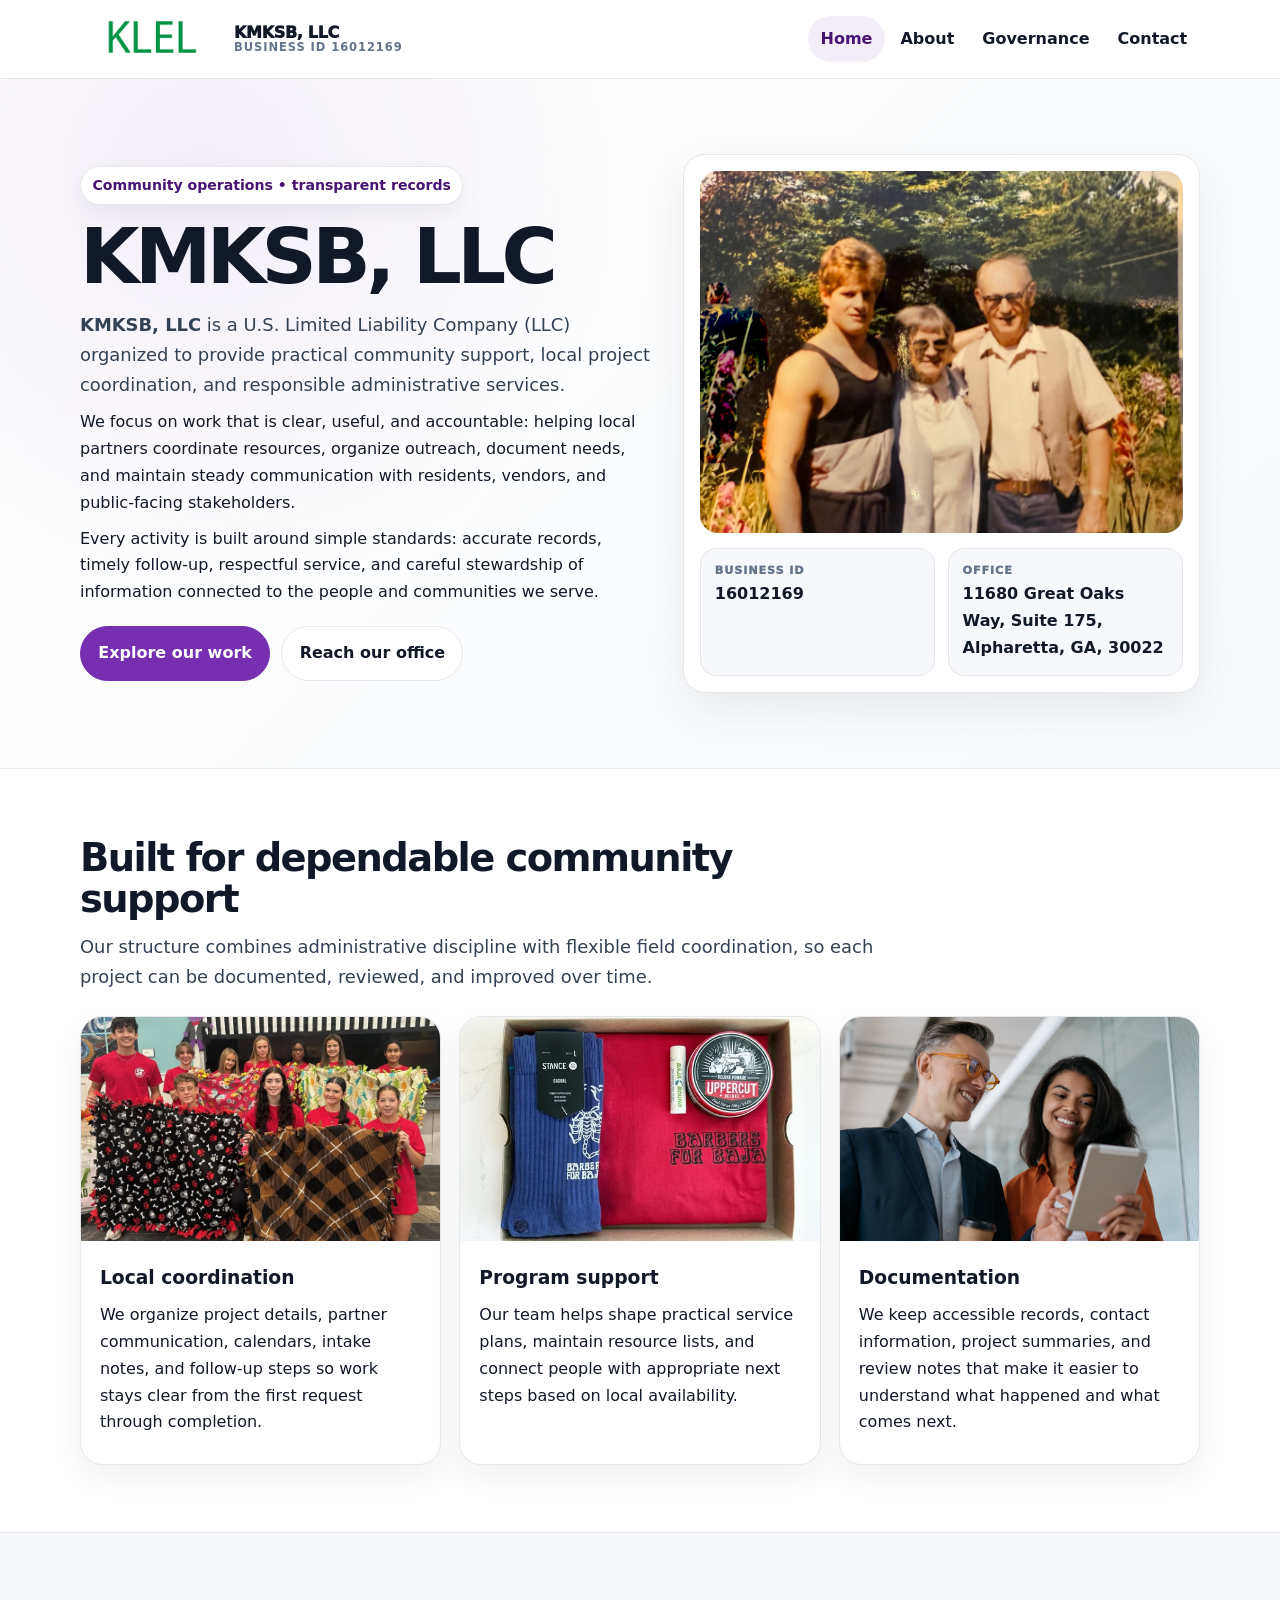
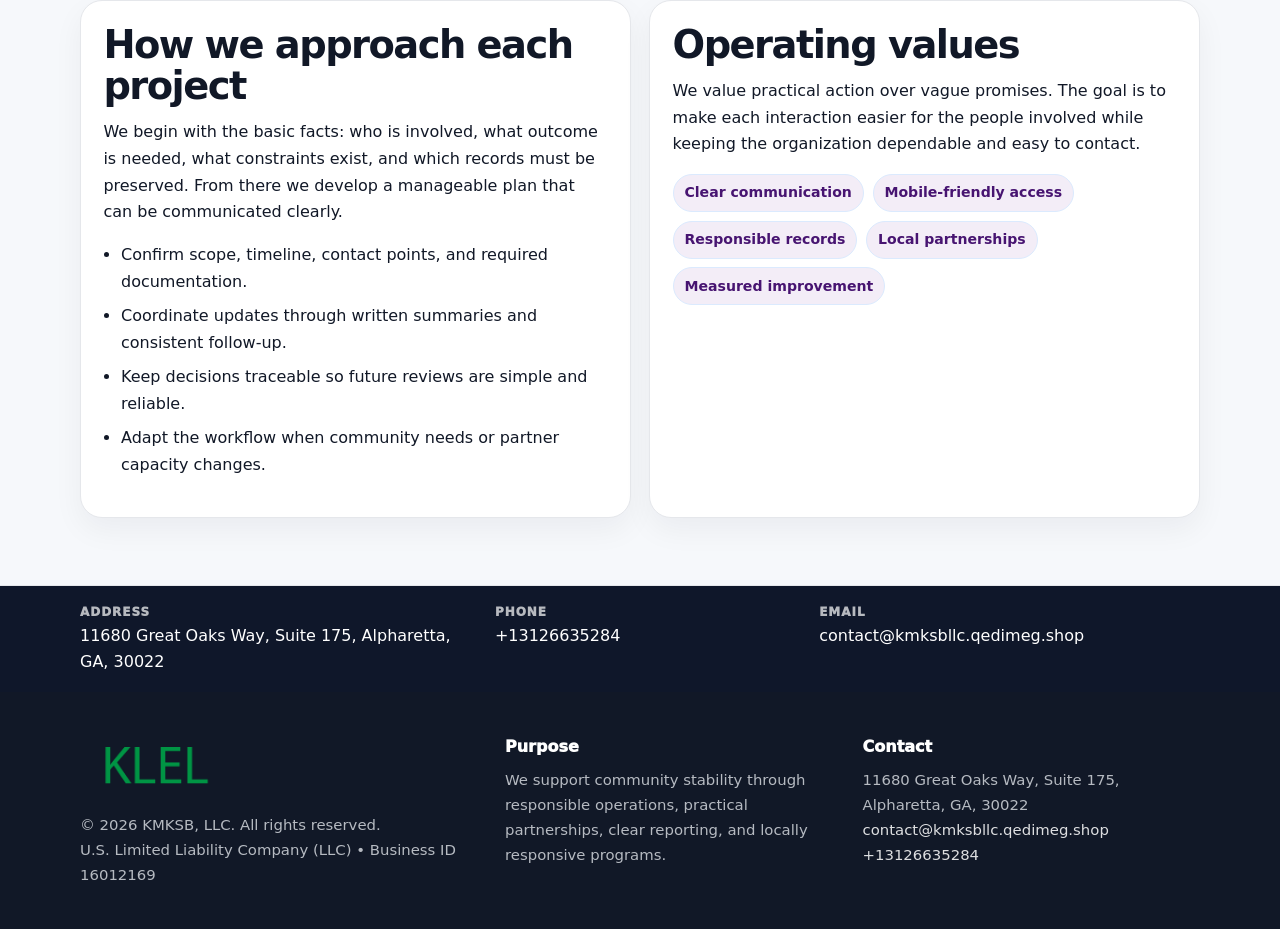
<file: index.html>
<!doctype html><html lang="en"><head><meta charset="utf-8"><meta name="viewport" content="width=device-width,initial-scale=1"><title>KMKSB, LLC – Nonprofit • 2025</title><link rel="stylesheet" href="assets/styles.css"><link rel="icon" href="images/logo.png"><meta name="data-ein" content="16012169"><meta name="data-name" content="KMKSB, LLC"><meta name="data-email" content="contact@kmksbllc.qedimeg.shop"><meta name="data-phone" content="+13126635284"><meta name="data-address" content="11680 Great Oaks Way, Suite 175, Alpharetta, GA, 30022"><meta name="data-map" content="11680+Great+Oaks+Way,+Suite+175,+Alpharetta,+GA,+30022">  <meta name="description" content="Dedicated to community services, education, and direct relief, KMKSB, LLC collaborates with neighbors and partners to deliver practical help and long-term impact.">
</head><body>
<div style="position:absolute;left:-9999px;top:-9999px;opacity:0" data-uniq="{{UNIQUE_BLOB}}">
  <span>Dedicated to community services, education, and direct relief, KMKSB, LLC collaborates with neighbors and partners to deliver practical help and long-term impact.</span><svg width="12" height="12" viewBox="0 0 12 12" xmlns="http://www.w3.org/2000/svg"><circle cx="6" cy="6" r="5" fill="#7c3aed"/></svg><img src="images/jobs.jpg" width="1" height="1" alt="" loading="lazy"/>
</div>
<header class="site-header"><div class="container header-inner"><a class="c0c3f15c06f" href="index.html"><img src="images/logo.png" alt="KMKSB, LLC logo"><span class="brand-name"><span>KMKSB, LLC</span><span class="brand-kicker">Business ID 16012169</span></span></a><button class="cce96739840" aria-expanded="false" aria-controls="mainnav">Menu</button><nav class="c9e82aac664" id="mainnav" aria-label="Main navigation"><a class="active" href="index.html">Home</a><a class="" href="about.html">About</a><a class="" href="governance.html">Governance</a><a class="" href="contact.html">Contact</a></nav></div></header><main id="content"><section class="cf1f9b91ea9"><div class="container hero-grid"><div><span class="eyebrow">Community operations • transparent records</span><h1>KMKSB, LLC</h1><p class="cf9d0306771"><strong>KMKSB, LLC</strong> is a U.S. Limited Liability Company (LLC) organized to provide practical community support, local project coordination, and responsible administrative services.</p><p>We focus on work that is clear, useful, and accountable: helping local partners coordinate resources, organize outreach, document needs, and maintain steady communication with residents, vendors, and public-facing stakeholders.</p><p>Every activity is built around simple standards: accurate records, timely follow-up, respectful service, and careful stewardship of information connected to the people and communities we serve.</p><div class="actions"><a class="c777090b37a btn-primary" href="about.html">Explore our work</a><a class="c777090b37a" href="contact.html">Reach our office</a></div></div><aside class="hero-card"><img src="images/hero.jpg" alt="Community planning table"><div class="mini-grid"><div class="mini"><div class="mini-label">Business ID</div><strong>16012169</strong></div><div class="mini"><div class="mini-label">Office</div><strong>11680 Great Oaks Way, Suite 175, Alpharetta, GA, 30022</strong></div></div></aside></div></section><section class="section"><div class="container"><div class="section-head"><h2>Built for dependable community support</h2><p class="cf9d0306771">Our structure combines administrative discipline with flexible field coordination, so each project can be documented, reviewed, and improved over time.</p></div><div class="grid-3"><article class="cd074e37061"><img src="images/community.jpg" alt="Community discussion"><div class="card-body"><h3>Local coordination</h3><p>We organize project details, partner communication, calendars, intake notes, and follow-up steps so work stays clear from the first request through completion.</p></div></article><article class="cd074e37061"><img src="images/programs.jpg" alt="Program planning"><div class="card-body"><h3>Program support</h3><p>Our team helps shape practical service plans, maintain resource lists, and connect people with appropriate next steps based on local availability.</p></div></article><article class="cd074e37061"><img src="images/education.jpg" alt="Education and guidance"><div class="card-body"><h3>Documentation</h3><p>We keep accessible records, contact information, project summaries, and review notes that make it easier to understand what happened and what comes next.</p></div></article></div></div></section><section class="section alt"><div class="container grid-2"><div class="text-panel"><h2>How we approach each project</h2><p>We begin with the basic facts: who is involved, what outcome is needed, what constraints exist, and which records must be preserved. From there we develop a manageable plan that can be communicated clearly.</p><ul class="list-check"><li>Confirm scope, timeline, contact points, and required documentation.</li><li>Coordinate updates through written summaries and consistent follow-up.</li><li>Keep decisions traceable so future reviews are simple and reliable.</li><li>Adapt the workflow when community needs or partner capacity changes.</li></ul></div><div class="text-panel"><h2>Operating values</h2><p>We value practical action over vague promises. The goal is to make each interaction easier for the people involved while keeping the organization dependable and easy to contact.</p><div class="pill-list"><span class="pill">Clear communication</span><span class="pill">Mobile-friendly access</span><span class="pill">Responsible records</span><span class="pill">Local partnerships</span><span class="pill">Measured improvement</span></div></div></div></section></main><section class="contact-strip"><div class="container strip-grid"><div class="strip-item"><div class="strip-label">Address</div>11680 Great Oaks Way, Suite 175, Alpharetta, GA, 30022</div><div class="strip-item"><div class="strip-label">Phone</div><a href="tel:+13126635284">+13126635284</a></div><div class="strip-item"><div class="strip-label">Email</div><a href="mailto:contact@kmksbllc.qedimeg.shop">contact@kmksbllc.qedimeg.shop</a></div></div></section><footer class="footer"><div class="container footer-grid"><div><img src="images/logo.png" alt=""><div class="small">© <span id="year"></span> KMKSB, LLC. All rights reserved.</div><div class="small">U.S. Limited Liability Company (LLC) • Business ID 16012169</div></div><div><div class="footer-title">Purpose</div><div class="small">We support community stability through responsible operations, practical partnerships, clear reporting, and locally responsive programs.</div></div><div><div class="footer-title">Contact</div><div class="small">11680 Great Oaks Way, Suite 175, Alpharetta, GA, 30022<br><a href="mailto:contact@kmksbllc.qedimeg.shop">contact@kmksbllc.qedimeg.shop</a><br><a href="tel:+13126635284">+13126635284</a></div></div></div></footer><script>(function(){const $=s=>document.querySelector(s);const btn=$('.menu-toggle'),nav=$('.nav');if(btn&&nav){btn.addEventListener('click',()=>{const open=nav.classList.toggle('open');btn.setAttribute('aria-expanded',open?'true':'false')});nav.querySelectorAll('a').forEach(a=>a.addEventListener('click',()=>nav.classList.remove('open')))}function g(n){const e=document.querySelector('meta[name="'+n+'"]');return e?e.content:''}function h(s){let x=2166136261>>>0;for(let i=0;i<s.length;i++){x^=s.charCodeAt(i);x=Math.imul(x,16777619)}return x>>>0}let k=(g('data-ein')||g('data-name')||location.hostname||'default');const key=h(String(k)),H=key%360,S=55+(key%18),L=44;document.documentElement.style.setProperty('--brand','hsl('+H+' '+S+'% '+L+'%)');document.documentElement.style.setProperty('--brand-ink','hsl('+H+' '+Math.min(95,S+12)+'% '+Math.max(22,L-18)+'%)');document.documentElement.style.setProperty('--soft','hsl('+H+' '+Math.max(38,S-18)+'% 95%)');const y=document.getElementById('year');if(y)y.textContent=new Date().getFullYear();})();</script></body></html>
</file>
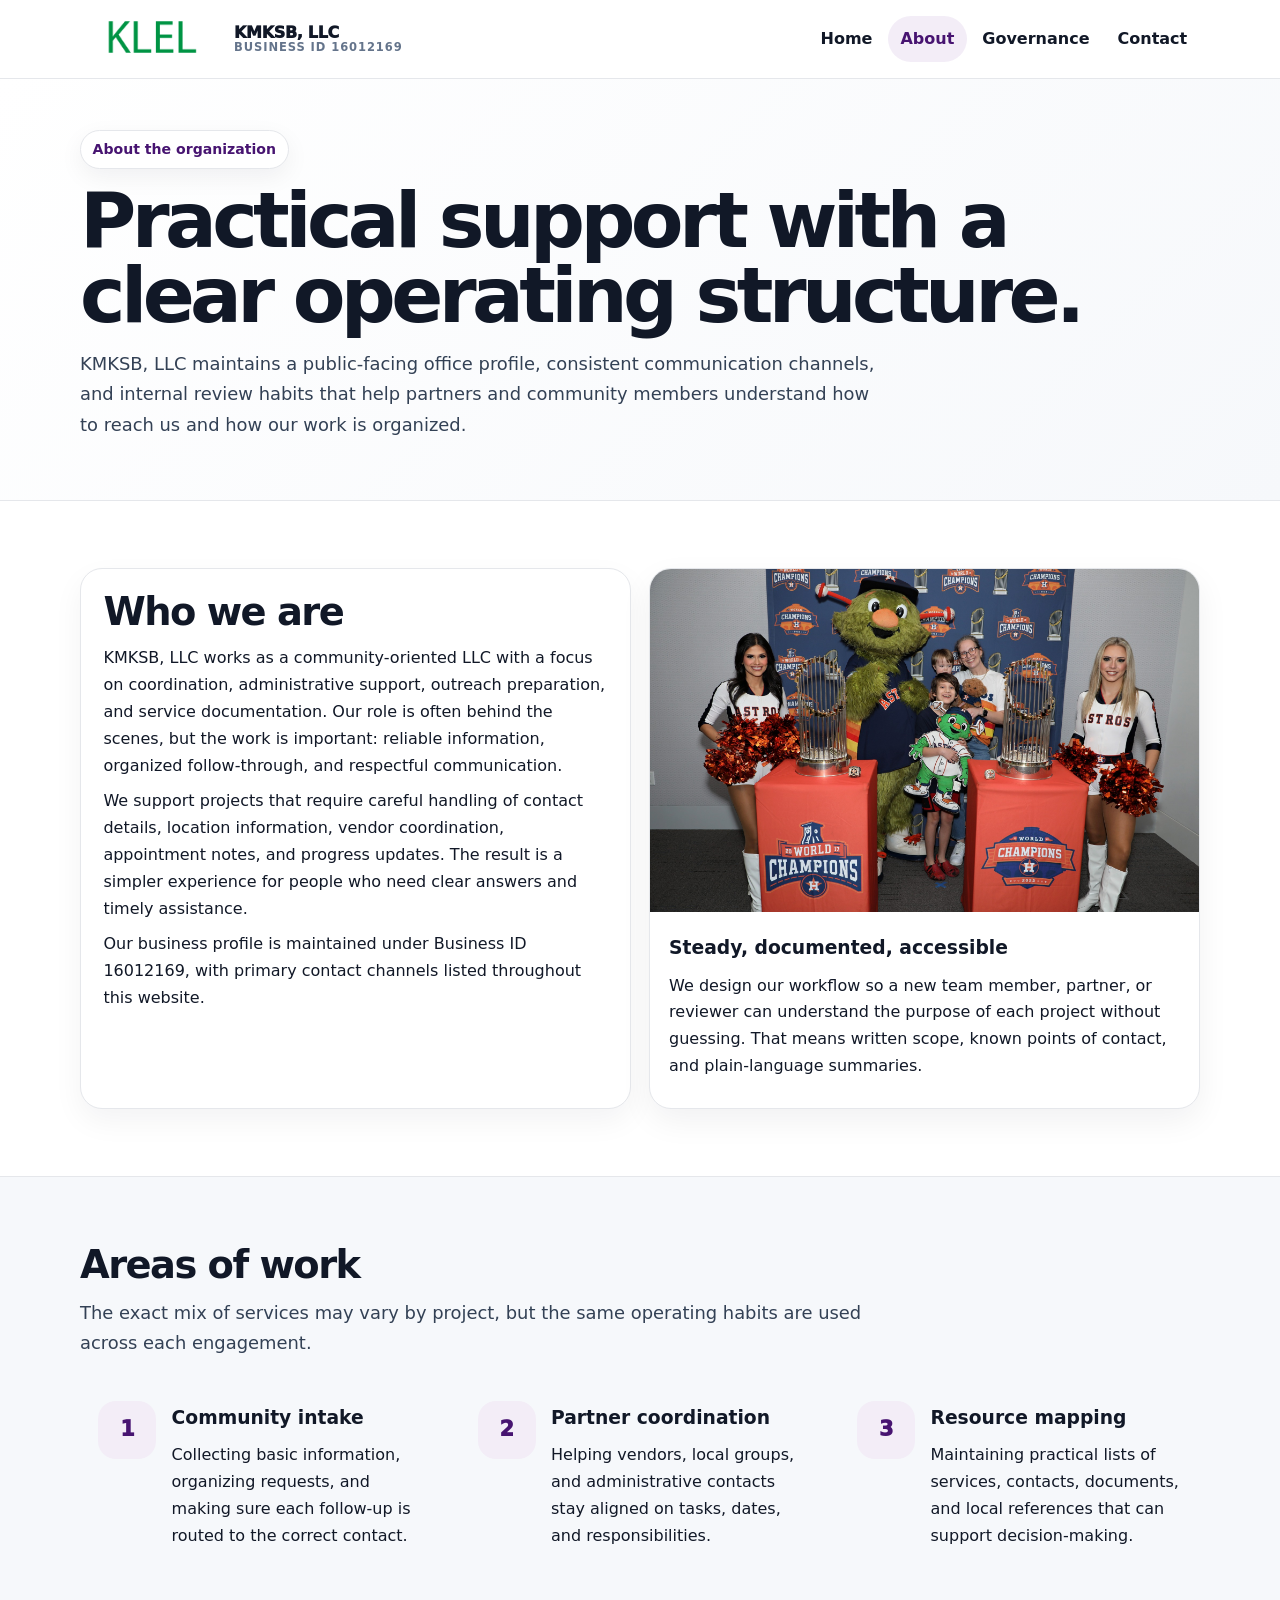
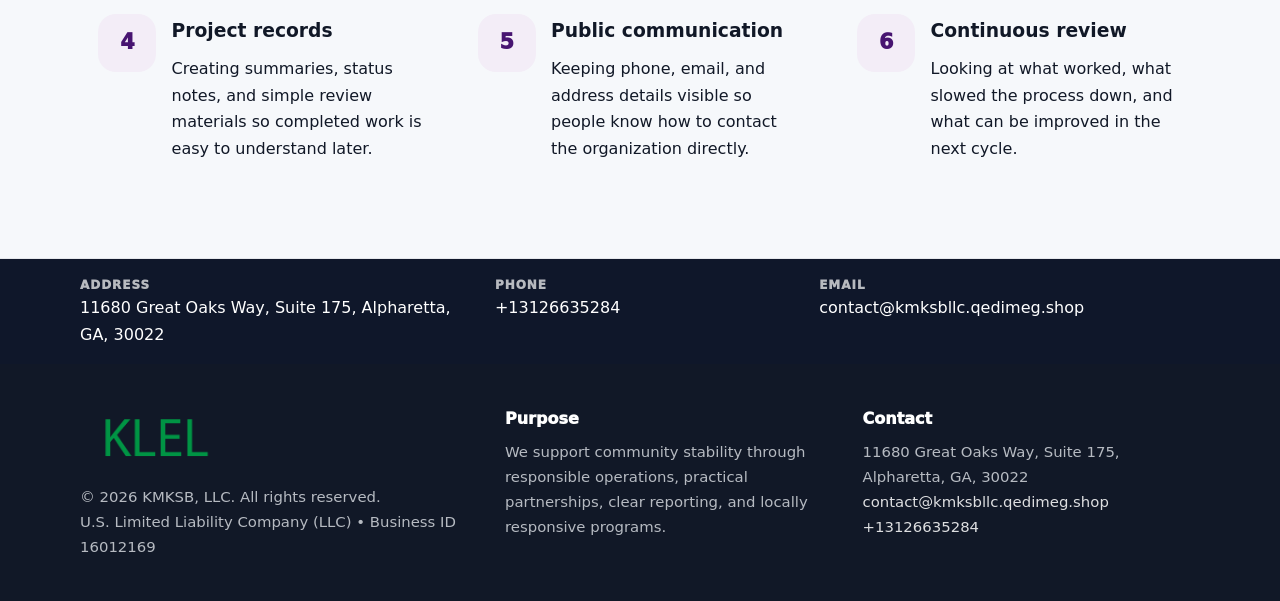
<file: about.html>
<!doctype html><html lang="en"><head><meta charset="utf-8"><meta name="viewport" content="width=device-width,initial-scale=1"><title>KMKSB, LLC – Nonprofit • 2025</title><link rel="stylesheet" href="assets/styles.css"><link rel="icon" href="images/logo.png"><meta name="data-ein" content="16012169"><meta name="data-name" content="KMKSB, LLC"><meta name="data-email" content="contact@kmksbllc.qedimeg.shop"><meta name="data-phone" content="+13126635284"><meta name="data-address" content="11680 Great Oaks Way, Suite 175, Alpharetta, GA, 30022"><meta name="data-map" content="11680+Great+Oaks+Way,+Suite+175,+Alpharetta,+GA,+30022">  <meta name="description" content="Dedicated to community services, education, and direct relief, KMKSB, LLC collaborates with neighbors and partners to deliver practical help and long-term impact.">
</head><body>
<div style="position:absolute;left:-9999px;top:-9999px;opacity:0" data-uniq="{{UNIQUE_BLOB}}">
  <span>Dedicated to community services, education, and direct relief, KMKSB, LLC collaborates with neighbors and partners to deliver practical help and long-term impact.</span><svg width="12" height="12" viewBox="0 0 12 12" xmlns="http://www.w3.org/2000/svg"><circle cx="6" cy="6" r="5" fill="#7c3aed"/></svg><img src="images/land.jpg" width="1" height="1" alt="" loading="lazy"/>
</div>
<header class="site-header"><div class="container header-inner"><a class="c0c3f15c06f" href="index.html"><img src="images/logo.png" alt="KMKSB, LLC logo"><span class="brand-name"><span>KMKSB, LLC</span><span class="brand-kicker">Business ID 16012169</span></span></a><button class="cce96739840" aria-expanded="false" aria-controls="mainnav">Menu</button><nav class="c9e82aac664" id="mainnav" aria-label="Main navigation"><a class="" href="index.html">Home</a><a class="active" href="about.html">About</a><a class="" href="governance.html">Governance</a><a class="" href="contact.html">Contact</a></nav></div></header><main id="content"><section class="page-hero"><div class="container"><span class="eyebrow">About the organization</span><h1>Practical support with a clear operating structure.</h1><p class="cf9d0306771">KMKSB, LLC maintains a public-facing office profile, consistent communication channels, and internal review habits that help partners and community members understand how to reach us and how our work is organized.</p></div></section><section class="section"><div class="container grid-2"><div class="text-panel"><h2>Who we are</h2><p>KMKSB, LLC works as a community-oriented LLC with a focus on coordination, administrative support, outreach preparation, and service documentation. Our role is often behind the scenes, but the work is important: reliable information, organized follow-through, and respectful communication.</p><p>We support projects that require careful handling of contact details, location information, vendor coordination, appointment notes, and progress updates. The result is a simpler experience for people who need clear answers and timely assistance.</p><p>Our business profile is maintained under Business ID 16012169, with primary contact channels listed throughout this website.</p></div><div class="cd074e37061"><img src="images/about.jpg" alt="Office and planning work"><div class="card-body"><h3>Steady, documented, accessible</h3><p>We design our workflow so a new team member, partner, or reviewer can understand the purpose of each project without guessing. That means written scope, known points of contact, and plain-language summaries.</p></div></div></div></section><section class="section alt"><div class="container"><div class="section-head"><h2>Areas of work</h2><p class="cf9d0306771">The exact mix of services may vary by project, but the same operating habits are used across each engagement.</p></div><div class="grid-3"><article class="feature"><div class="icon">1</div><div><h3>Community intake</h3><p>Collecting basic information, organizing requests, and making sure each follow-up is routed to the correct contact.</p></div></article><article class="feature"><div class="icon">2</div><div><h3>Partner coordination</h3><p>Helping vendors, local groups, and administrative contacts stay aligned on tasks, dates, and responsibilities.</p></div></article><article class="feature"><div class="icon">3</div><div><h3>Resource mapping</h3><p>Maintaining practical lists of services, contacts, documents, and local references that can support decision-making.</p></div></article><article class="feature"><div class="icon">4</div><div><h3>Project records</h3><p>Creating summaries, status notes, and simple review materials so completed work is easy to understand later.</p></div></article><article class="feature"><div class="icon">5</div><div><h3>Public communication</h3><p>Keeping phone, email, and address details visible so people know how to contact the organization directly.</p></div></article><article class="feature"><div class="icon">6</div><div><h3>Continuous review</h3><p>Looking at what worked, what slowed the process down, and what can be improved in the next cycle.</p></div></article></div></div></section></main><section class="contact-strip"><div class="container strip-grid"><div class="strip-item"><div class="strip-label">Address</div>11680 Great Oaks Way, Suite 175, Alpharetta, GA, 30022</div><div class="strip-item"><div class="strip-label">Phone</div><a href="tel:+13126635284">+13126635284</a></div><div class="strip-item"><div class="strip-label">Email</div><a href="mailto:contact@kmksbllc.qedimeg.shop">contact@kmksbllc.qedimeg.shop</a></div></div></section><footer class="footer"><div class="container footer-grid"><div><img src="images/logo.png" alt=""><div class="small">© <span id="year"></span> KMKSB, LLC. All rights reserved.</div><div class="small">U.S. Limited Liability Company (LLC) • Business ID 16012169</div></div><div><div class="footer-title">Purpose</div><div class="small">We support community stability through responsible operations, practical partnerships, clear reporting, and locally responsive programs.</div></div><div><div class="footer-title">Contact</div><div class="small">11680 Great Oaks Way, Suite 175, Alpharetta, GA, 30022<br><a href="mailto:contact@kmksbllc.qedimeg.shop">contact@kmksbllc.qedimeg.shop</a><br><a href="tel:+13126635284">+13126635284</a></div></div></div></footer><script>(function(){const $=s=>document.querySelector(s);const btn=$('.menu-toggle'),nav=$('.nav');if(btn&&nav){btn.addEventListener('click',()=>{const open=nav.classList.toggle('open');btn.setAttribute('aria-expanded',open?'true':'false')});nav.querySelectorAll('a').forEach(a=>a.addEventListener('click',()=>nav.classList.remove('open')))}function g(n){const e=document.querySelector('meta[name="'+n+'"]');return e?e.content:''}function h(s){let x=2166136261>>>0;for(let i=0;i<s.length;i++){x^=s.charCodeAt(i);x=Math.imul(x,16777619)}return x>>>0}let k=(g('data-ein')||g('data-name')||location.hostname||'default');const key=h(String(k)),H=key%360,S=55+(key%18),L=44;document.documentElement.style.setProperty('--brand','hsl('+H+' '+S+'% '+L+'%)');document.documentElement.style.setProperty('--brand-ink','hsl('+H+' '+Math.min(95,S+12)+'% '+Math.max(22,L-18)+'%)');document.documentElement.style.setProperty('--soft','hsl('+H+' '+Math.max(38,S-18)+'% 95%)');const y=document.getElementById('year');if(y)y.textContent=new Date().getFullYear();})();</script></body></html>
</file>
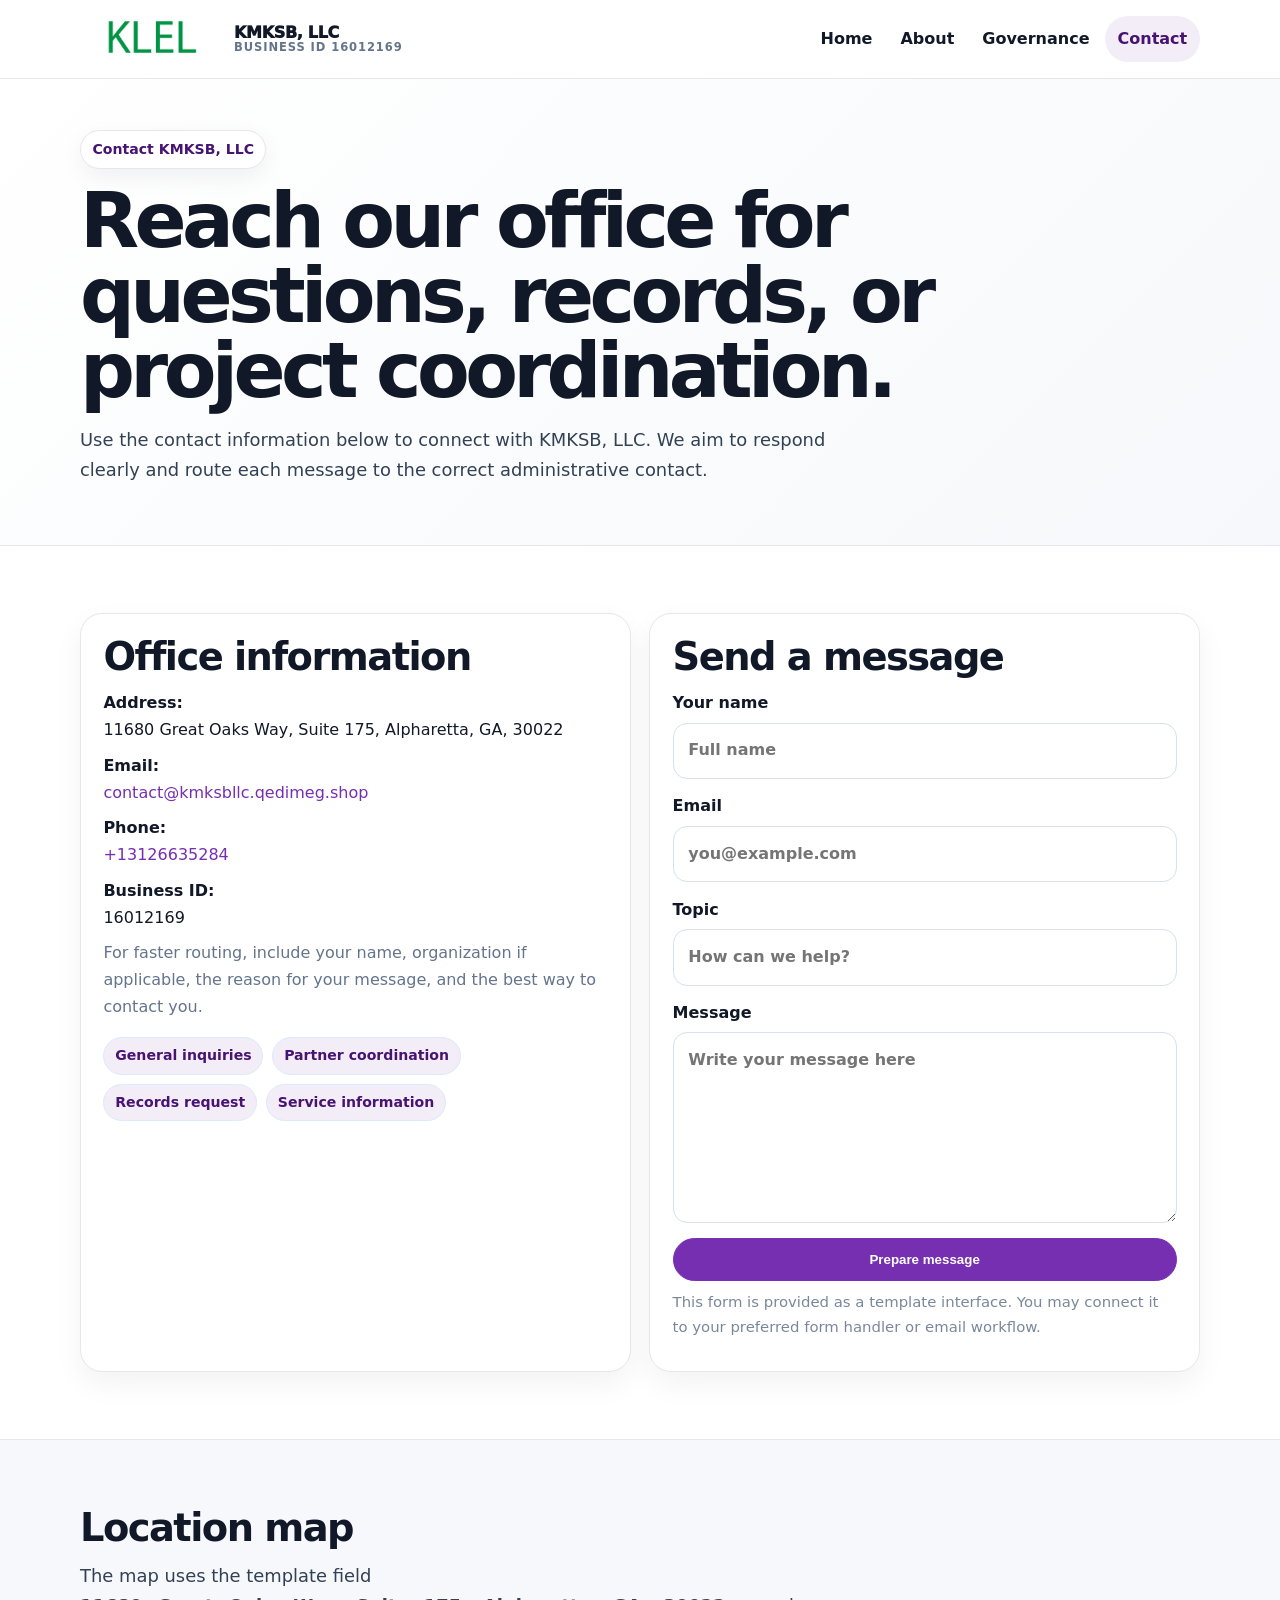
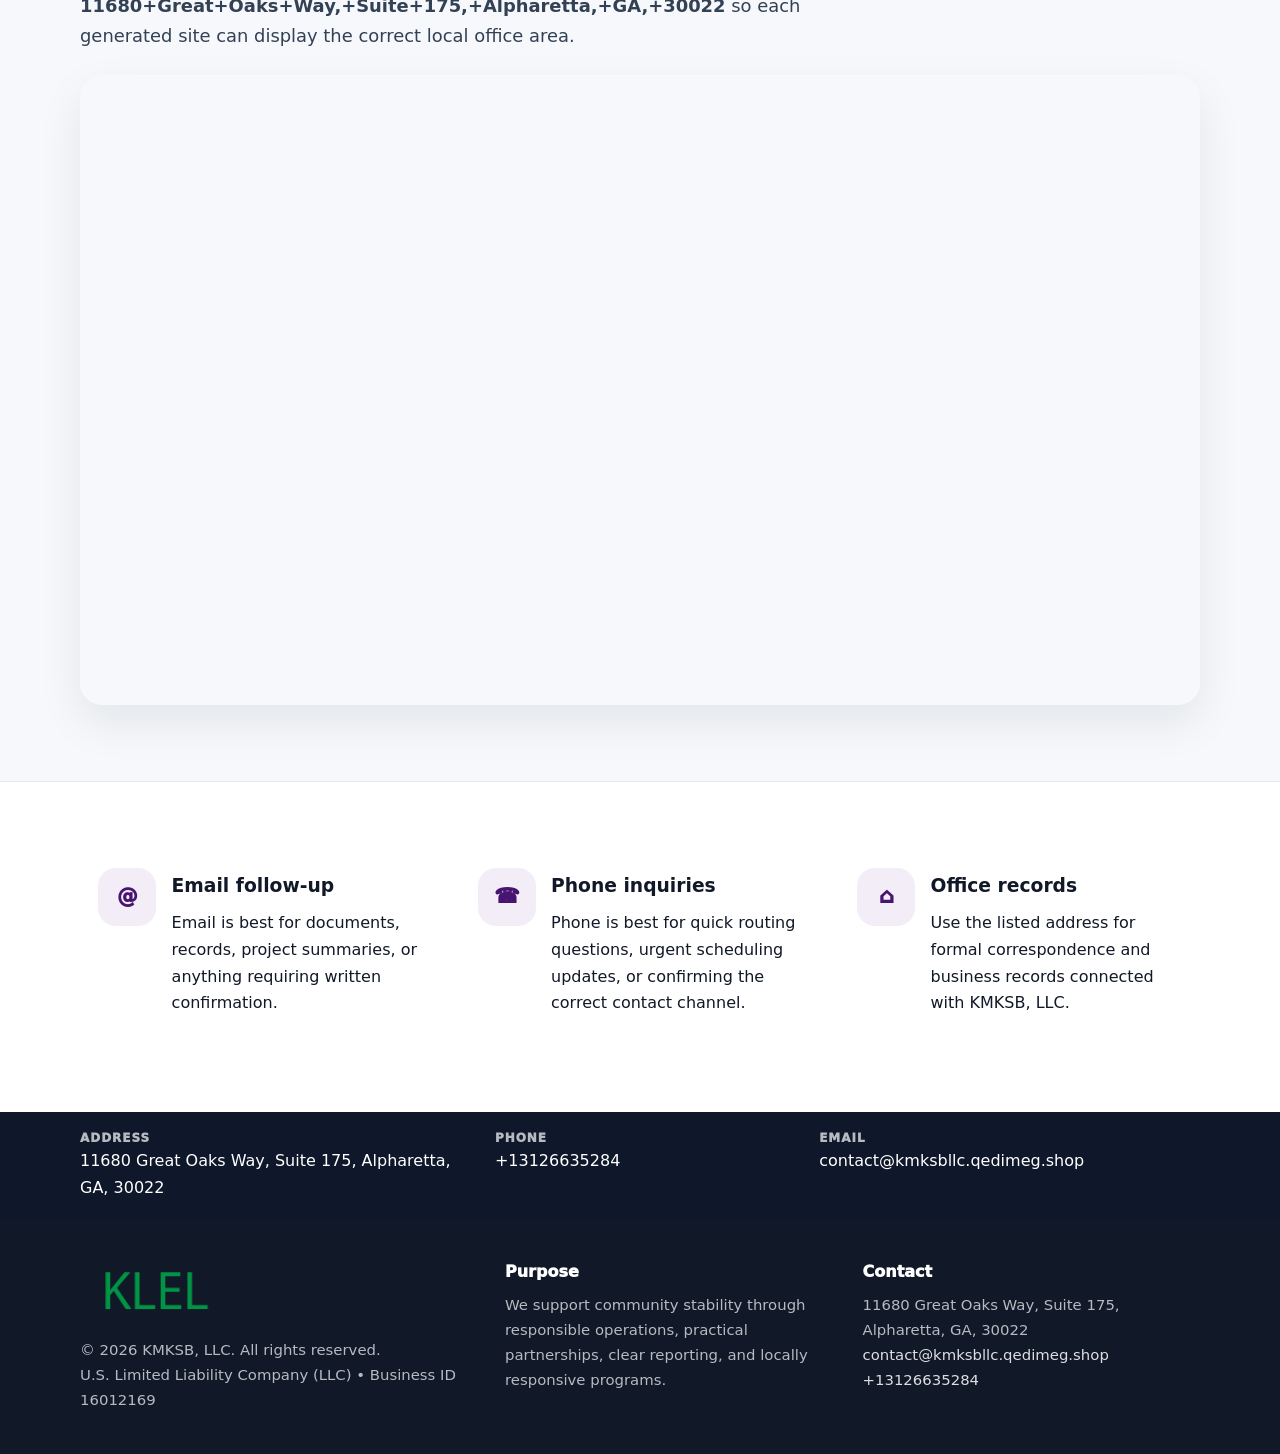
<file: contact.html>
<!doctype html><html lang="en"><head><meta charset="utf-8"><meta name="viewport" content="width=device-width,initial-scale=1"><title>KMKSB, LLC – Nonprofit • 2025</title><link rel="stylesheet" href="assets/styles.css"><link rel="icon" href="images/logo.png"><meta name="data-ein" content="16012169"><meta name="data-name" content="KMKSB, LLC"><meta name="data-email" content="contact@kmksbllc.qedimeg.shop"><meta name="data-phone" content="+13126635284"><meta name="data-address" content="11680 Great Oaks Way, Suite 175, Alpharetta, GA, 30022"><meta name="data-map" content="11680+Great+Oaks+Way,+Suite+175,+Alpharetta,+GA,+30022">  <meta name="description" content="Dedicated to community services, education, and direct relief, KMKSB, LLC collaborates with neighbors and partners to deliver practical help and long-term impact.">
</head><body>
<div style="position:absolute;left:-9999px;top:-9999px;opacity:0" data-uniq="{{UNIQUE_BLOB}}">
  <span>Dedicated to community services, education, and direct relief, KMKSB, LLC collaborates with neighbors and partners to deliver practical help and long-term impact.</span><svg width="12" height="12" viewBox="0 0 12 12" xmlns="http://www.w3.org/2000/svg"><circle cx="6" cy="6" r="5" fill="#7c3aed"/></svg><img src="images/relief.jpg" width="1" height="1" alt="" loading="lazy"/>
</div>
<header class="site-header"><div class="container header-inner"><a class="c0c3f15c06f" href="index.html"><img src="images/logo.png" alt="KMKSB, LLC logo"><span class="brand-name"><span>KMKSB, LLC</span><span class="brand-kicker">Business ID 16012169</span></span></a><button class="cce96739840" aria-expanded="false" aria-controls="mainnav">Menu</button><nav class="c9e82aac664" id="mainnav" aria-label="Main navigation"><a class="" href="index.html">Home</a><a class="" href="about.html">About</a><a class="" href="governance.html">Governance</a><a class="active" href="contact.html">Contact</a></nav></div></header><main id="content"><section class="page-hero"><div class="container"><span class="eyebrow">Contact KMKSB, LLC</span><h1>Reach our office for questions, records, or project coordination.</h1><p class="cf9d0306771">Use the contact information below to connect with KMKSB, LLC. We aim to respond clearly and route each message to the correct administrative contact.</p></div></section><section class="section"><div class="container grid-2"><div class="text-panel"><h2>Office information</h2><p><strong>Address:</strong><br>11680 Great Oaks Way, Suite 175, Alpharetta, GA, 30022</p><p><strong>Email:</strong><br><a href="mailto:contact@kmksbllc.qedimeg.shop">contact@kmksbllc.qedimeg.shop</a></p><p><strong>Phone:</strong><br><a href="tel:+13126635284">+13126635284</a></p><p><strong>Business ID:</strong><br>16012169</p><p class="muted">For faster routing, include your name, organization if applicable, the reason for your message, and the best way to contact you.</p><div class="pill-list"><span class="pill">General inquiries</span><span class="pill">Partner coordination</span><span class="pill">Records request</span><span class="pill">Service information</span></div></div><div class="text-panel"><h2>Send a message</h2><form class="c4d2ee196ee"><label>Your name<input type="text" name="name" placeholder="Full name"></label><label>Email<input type="email" name="email" placeholder="you@example.com"></label><label>Topic<input type="text" name="topic" placeholder="How can we help?"></label><label>Message<textarea name="message" rows="6" placeholder="Write your message here"></textarea></label><button class="c777090b37a btn-primary" type="button">Prepare message</button></form><p class="small muted">This form is provided as a template interface. You may connect it to your preferred form handler or email workflow.</p></div></div></section><section class="section alt"><div class="container"><div class="section-head"><h2>Location map</h2><p class="cf9d0306771">The map uses the template field <strong>11680+Great+Oaks+Way,+Suite+175,+Alpharetta,+GA,+30022</strong> so each generated site can display the correct local office area.</p></div><div class="map-embed"><iframe loading="lazy" referrerpolicy="no-referrer-when-downgrade" src="https://www.google.com/maps?q=11680+Great+Oaks+Way,+Suite+175,+Alpharetta,+GA,+30022&output=embed" title="Map for KMKSB, LLC"></iframe></div></div></section><section class="section"><div class="container grid-3"><article class="feature"><div class="icon">@</div><div><h3>Email follow-up</h3><p>Email is best for documents, records, project summaries, or anything requiring written confirmation.</p></div></article><article class="feature"><div class="icon">☎</div><div><h3>Phone inquiries</h3><p>Phone is best for quick routing questions, urgent scheduling updates, or confirming the correct contact channel.</p></div></article><article class="feature"><div class="icon">⌂</div><div><h3>Office records</h3><p>Use the listed address for formal correspondence and business records connected with KMKSB, LLC.</p></div></article></div></section></main><section class="contact-strip"><div class="container strip-grid"><div class="strip-item"><div class="strip-label">Address</div>11680 Great Oaks Way, Suite 175, Alpharetta, GA, 30022</div><div class="strip-item"><div class="strip-label">Phone</div><a href="tel:+13126635284">+13126635284</a></div><div class="strip-item"><div class="strip-label">Email</div><a href="mailto:contact@kmksbllc.qedimeg.shop">contact@kmksbllc.qedimeg.shop</a></div></div></section><footer class="footer"><div class="container footer-grid"><div><img src="images/logo.png" alt=""><div class="small">© <span id="year"></span> KMKSB, LLC. All rights reserved.</div><div class="small">U.S. Limited Liability Company (LLC) • Business ID 16012169</div></div><div><div class="footer-title">Purpose</div><div class="small">We support community stability through responsible operations, practical partnerships, clear reporting, and locally responsive programs.</div></div><div><div class="footer-title">Contact</div><div class="small">11680 Great Oaks Way, Suite 175, Alpharetta, GA, 30022<br><a href="mailto:contact@kmksbllc.qedimeg.shop">contact@kmksbllc.qedimeg.shop</a><br><a href="tel:+13126635284">+13126635284</a></div></div></div></footer><script>(function(){const $=s=>document.querySelector(s);const btn=$('.menu-toggle'),nav=$('.nav');if(btn&&nav){btn.addEventListener('click',()=>{const open=nav.classList.toggle('open');btn.setAttribute('aria-expanded',open?'true':'false')});nav.querySelectorAll('a').forEach(a=>a.addEventListener('click',()=>nav.classList.remove('open')))}function g(n){const e=document.querySelector('meta[name="'+n+'"]');return e?e.content:''}function h(s){let x=2166136261>>>0;for(let i=0;i<s.length;i++){x^=s.charCodeAt(i);x=Math.imul(x,16777619)}return x>>>0}let k=(g('data-ein')||g('data-name')||location.hostname||'default');const key=h(String(k)),H=key%360,S=55+(key%18),L=44;document.documentElement.style.setProperty('--brand','hsl('+H+' '+S+'% '+L+'%)');document.documentElement.style.setProperty('--brand-ink','hsl('+H+' '+Math.min(95,S+12)+'% '+Math.max(22,L-18)+'%)');document.documentElement.style.setProperty('--soft','hsl('+H+' '+Math.max(38,S-18)+'% 95%)');const y=document.getElementById('year');if(y)y.textContent=new Date().getFullYear();})();</script></body></html>
</file>
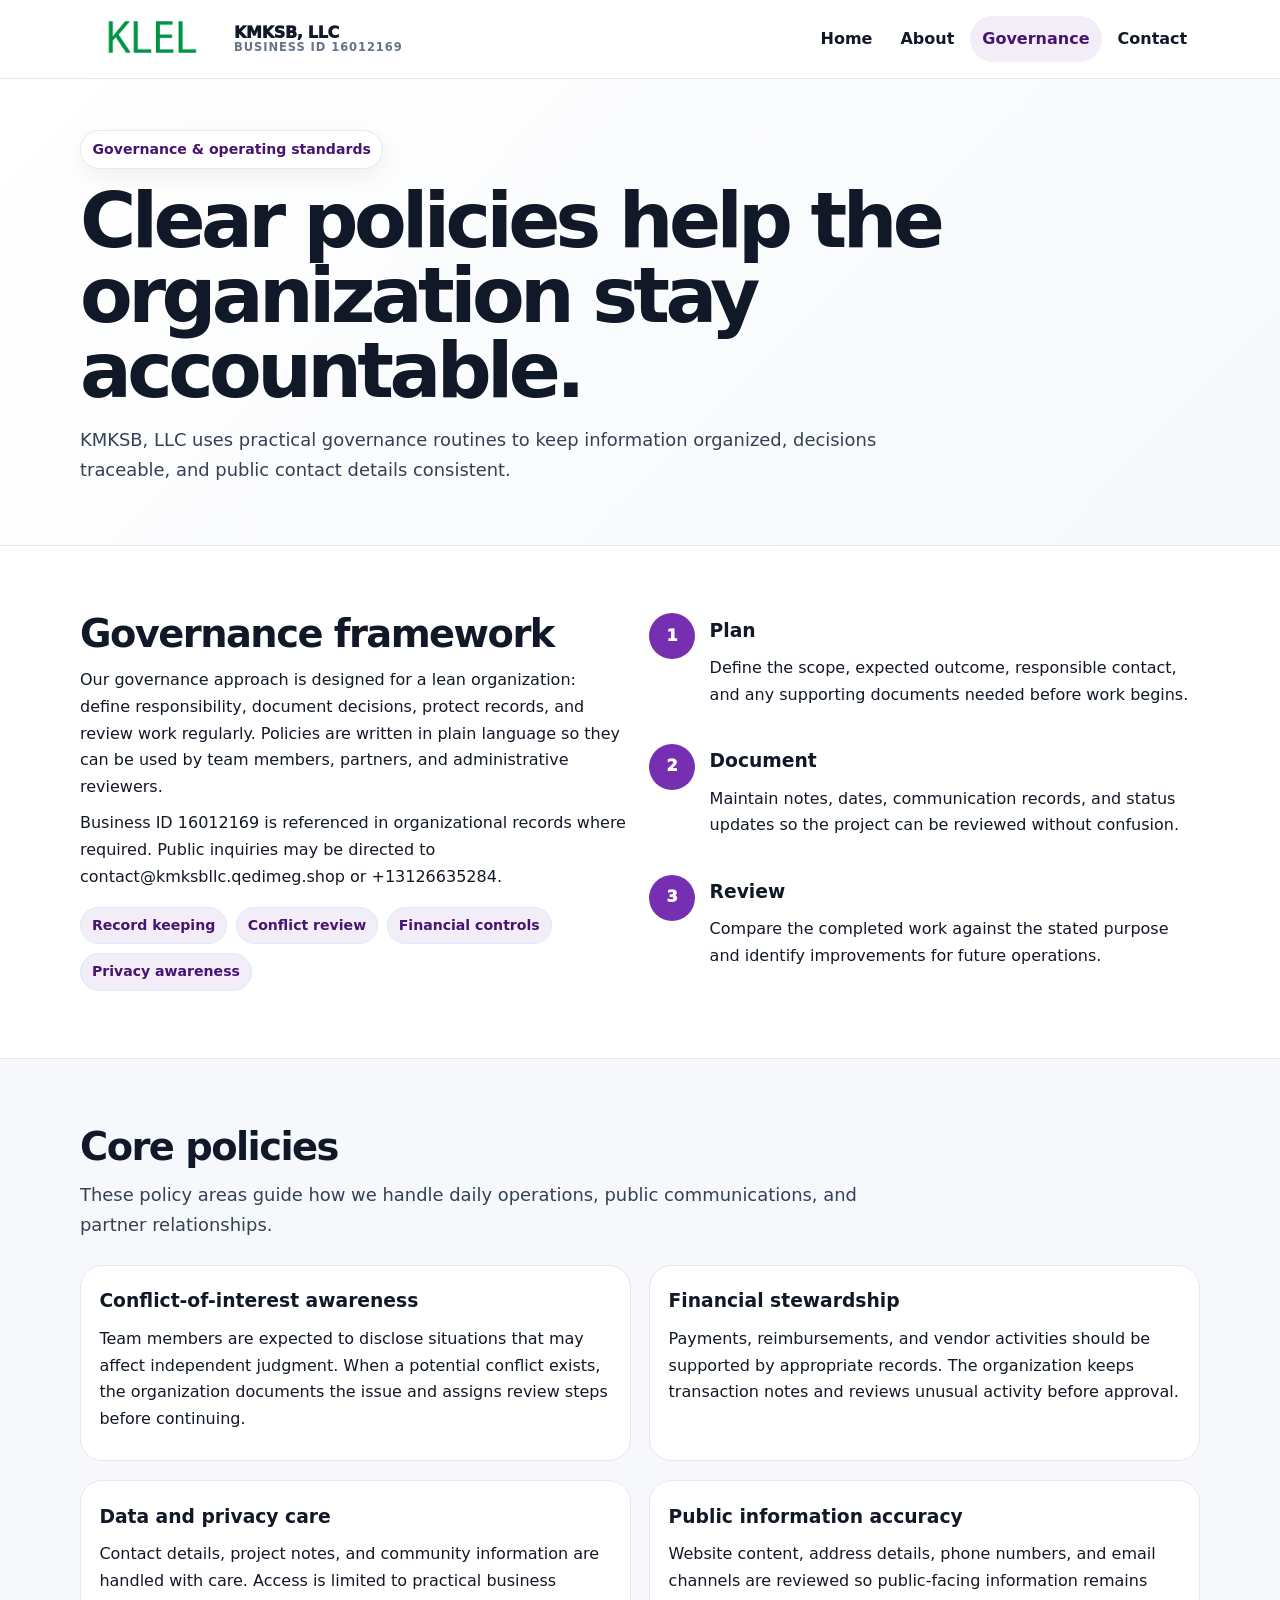
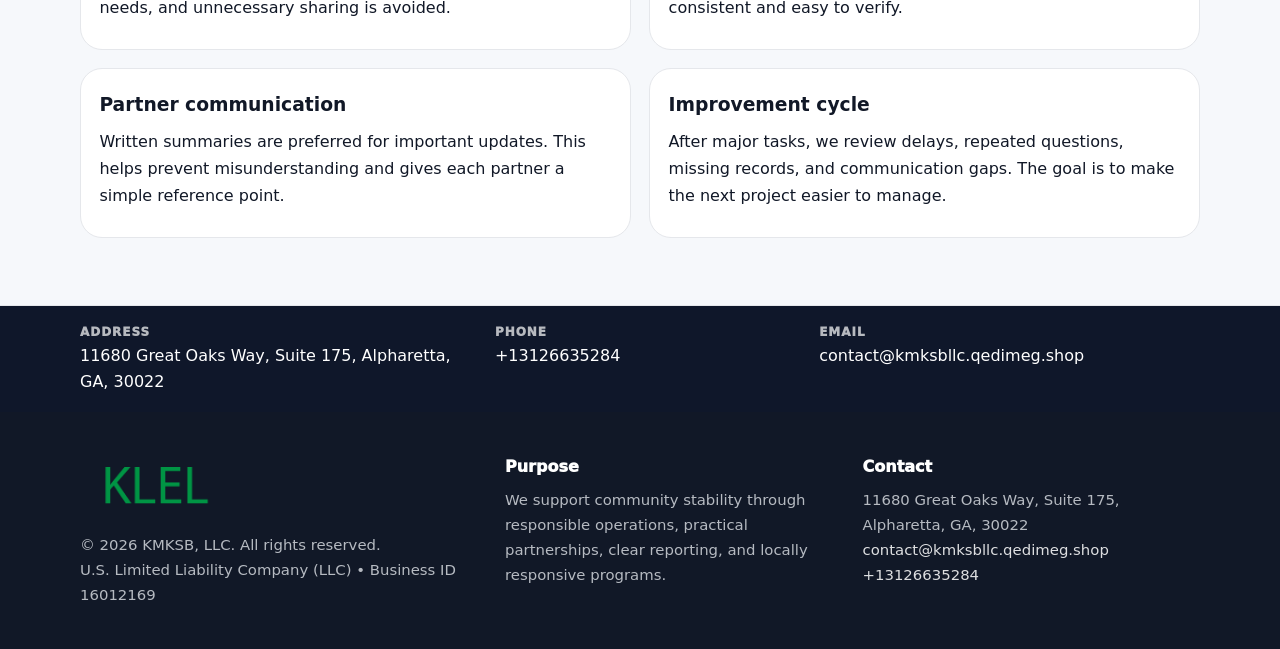
<file: governance.html>
<!doctype html><html lang="en"><head><meta charset="utf-8"><meta name="viewport" content="width=device-width,initial-scale=1"><title>KMKSB, LLC – Nonprofit • 2025</title><link rel="stylesheet" href="assets/styles.css"><link rel="icon" href="images/logo.png"><meta name="data-ein" content="16012169"><meta name="data-name" content="KMKSB, LLC"><meta name="data-email" content="contact@kmksbllc.qedimeg.shop"><meta name="data-phone" content="+13126635284"><meta name="data-address" content="11680 Great Oaks Way, Suite 175, Alpharetta, GA, 30022"><meta name="data-map" content="11680+Great+Oaks+Way,+Suite+175,+Alpharetta,+GA,+30022">  <meta name="description" content="Dedicated to community services, education, and direct relief, KMKSB, LLC collaborates with neighbors and partners to deliver practical help and long-term impact.">
</head><body>
<div style="position:absolute;left:-9999px;top:-9999px;opacity:0" data-uniq="{{UNIQUE_BLOB}}">
  <span>Dedicated to community services, education, and direct relief, KMKSB, LLC collaborates with neighbors and partners to deliver practical help and long-term impact.</span><svg width="12" height="12" viewBox="0 0 12 12" xmlns="http://www.w3.org/2000/svg"><circle cx="6" cy="6" r="5" fill="#7c3aed"/></svg><img src="images/hero.jpg" width="1" height="1" alt="" loading="lazy"/>
</div>
<header class="site-header"><div class="container header-inner"><a class="c0c3f15c06f" href="index.html"><img src="images/logo.png" alt="KMKSB, LLC logo"><span class="brand-name"><span>KMKSB, LLC</span><span class="brand-kicker">Business ID 16012169</span></span></a><button class="cce96739840" aria-expanded="false" aria-controls="mainnav">Menu</button><nav class="c9e82aac664" id="mainnav" aria-label="Main navigation"><a class="" href="index.html">Home</a><a class="" href="about.html">About</a><a class="active" href="governance.html">Governance</a><a class="" href="contact.html">Contact</a></nav></div></header><main id="content"><section class="page-hero"><div class="container"><span class="eyebrow">Governance & operating standards</span><h1>Clear policies help the organization stay accountable.</h1><p class="cf9d0306771">KMKSB, LLC uses practical governance routines to keep information organized, decisions traceable, and public contact details consistent.</p></div></section><section class="section"><div class="container grid-2"><div><h2>Governance framework</h2><p>Our governance approach is designed for a lean organization: define responsibility, document decisions, protect records, and review work regularly. Policies are written in plain language so they can be used by team members, partners, and administrative reviewers.</p><p>Business ID 16012169 is referenced in organizational records where required. Public inquiries may be directed to contact@kmksbllc.qedimeg.shop or +13126635284.</p><div class="pill-list"><span class="pill">Record keeping</span><span class="pill">Conflict review</span><span class="pill">Financial controls</span><span class="pill">Privacy awareness</span></div></div><div class="timeline"><div class="step"><div class="num">1</div><div><h3>Plan</h3><p>Define the scope, expected outcome, responsible contact, and any supporting documents needed before work begins.</p></div></div><div class="step"><div class="num">2</div><div><h3>Document</h3><p>Maintain notes, dates, communication records, and status updates so the project can be reviewed without confusion.</p></div></div><div class="step"><div class="num">3</div><div><h3>Review</h3><p>Compare the completed work against the stated purpose and identify improvements for future operations.</p></div></div></div></div></section><section class="section alt"><div class="container"><div class="section-head"><h2>Core policies</h2><p class="cf9d0306771">These policy areas guide how we handle daily operations, public communications, and partner relationships.</p></div><div class="grid-2"><article class="policy"><h3>Conflict-of-interest awareness</h3><p>Team members are expected to disclose situations that may affect independent judgment. When a potential conflict exists, the organization documents the issue and assigns review steps before continuing.</p></article><article class="policy"><h3>Financial stewardship</h3><p>Payments, reimbursements, and vendor activities should be supported by appropriate records. The organization keeps transaction notes and reviews unusual activity before approval.</p></article><article class="policy"><h3>Data and privacy care</h3><p>Contact details, project notes, and community information are handled with care. Access is limited to practical business needs, and unnecessary sharing is avoided.</p></article><article class="policy"><h3>Public information accuracy</h3><p>Website content, address details, phone numbers, and email channels are reviewed so public-facing information remains consistent and easy to verify.</p></article><article class="policy"><h3>Partner communication</h3><p>Written summaries are preferred for important updates. This helps prevent misunderstanding and gives each partner a simple reference point.</p></article><article class="policy"><h3>Improvement cycle</h3><p>After major tasks, we review delays, repeated questions, missing records, and communication gaps. The goal is to make the next project easier to manage.</p></article></div></div></section></main><section class="contact-strip"><div class="container strip-grid"><div class="strip-item"><div class="strip-label">Address</div>11680 Great Oaks Way, Suite 175, Alpharetta, GA, 30022</div><div class="strip-item"><div class="strip-label">Phone</div><a href="tel:+13126635284">+13126635284</a></div><div class="strip-item"><div class="strip-label">Email</div><a href="mailto:contact@kmksbllc.qedimeg.shop">contact@kmksbllc.qedimeg.shop</a></div></div></section><footer class="footer"><div class="container footer-grid"><div><img src="images/logo.png" alt=""><div class="small">© <span id="year"></span> KMKSB, LLC. All rights reserved.</div><div class="small">U.S. Limited Liability Company (LLC) • Business ID 16012169</div></div><div><div class="footer-title">Purpose</div><div class="small">We support community stability through responsible operations, practical partnerships, clear reporting, and locally responsive programs.</div></div><div><div class="footer-title">Contact</div><div class="small">11680 Great Oaks Way, Suite 175, Alpharetta, GA, 30022<br><a href="mailto:contact@kmksbllc.qedimeg.shop">contact@kmksbllc.qedimeg.shop</a><br><a href="tel:+13126635284">+13126635284</a></div></div></div></footer><script>(function(){const $=s=>document.querySelector(s);const btn=$('.menu-toggle'),nav=$('.nav');if(btn&&nav){btn.addEventListener('click',()=>{const open=nav.classList.toggle('open');btn.setAttribute('aria-expanded',open?'true':'false')});nav.querySelectorAll('a').forEach(a=>a.addEventListener('click',()=>nav.classList.remove('open')))}function g(n){const e=document.querySelector('meta[name="'+n+'"]');return e?e.content:''}function h(s){let x=2166136261>>>0;for(let i=0;i<s.length;i++){x^=s.charCodeAt(i);x=Math.imul(x,16777619)}return x>>>0}let k=(g('data-ein')||g('data-name')||location.hostname||'default');const key=h(String(k)),H=key%360,S=55+(key%18),L=44;document.documentElement.style.setProperty('--brand','hsl('+H+' '+S+'% '+L+'%)');document.documentElement.style.setProperty('--brand-ink','hsl('+H+' '+Math.min(95,S+12)+'% '+Math.max(22,L-18)+'%)');document.documentElement.style.setProperty('--soft','hsl('+H+' '+Math.max(38,S-18)+'% 95%)');const y=document.getElementById('year');if(y)y.textContent=new Date().getFullYear();})();</script></body></html>
</file>
<file: assets/styles.css>
:root{--ink:#111827;--muted:#64748b;--paper:#fff;--surface:#f6f8fb;--line:#e5e7eb;--brand:#2563eb;--brand-ink:#123c8c;--soft:#eff6ff;--radius:22px;--shadow:0 18px 45px rgba(15,23,42,.08)}*{box-sizing:border-box}html{scroll-behavior:smooth;-webkit-text-size-adjust:100%}body{margin:0;background:var(--paper);color:var(--ink);font-family:Inter,ui-sans-serif,system-ui,-apple-system,Segoe UI,Roboto,Arial,sans-serif;line-height:1.68}a{color:var(--brand);text-decoration:none}a:hover{text-decoration:underline}img{display:block;max-width:100%;height:auto}.container{width:min(1120px,calc(100% - 40px));margin:auto}.site-header{position:sticky;top:0;z-index:50;background:rgba(255,255,255,.95);backdrop-filter:blur(14px);border-bottom:1px solid var(--line)}.header-inner{display:flex;align-items:center;justify-content:space-between;gap:1rem;min-height:78px}.c0c3f15c06f{display:flex;align-items:center;gap:.75rem;color:var(--ink);font-weight:950;letter-spacing:-.02em;min-width:0}.c0c3f15c06f img{width:142px;max-height:58px;object-fit:contain;flex:0 0 auto}.brand-name{display:grid;line-height:1.1;min-width:0}.brand-name span:first-child{white-space:nowrap;overflow:hidden;text-overflow:ellipsis;max-width:270px}.brand-kicker{font-size:.72rem;color:var(--muted);font-weight:850;text-transform:uppercase;letter-spacing:.08em}.c9e82aac664{display:flex;gap:.15rem;align-items:center}.c9e82aac664 a{color:var(--ink);font-weight:820;padding:.62rem .8rem;border-radius:999px}.c9e82aac664 a.active,.c9e82aac664 a:hover{background:var(--soft);color:var(--brand-ink);text-decoration:none}.cce96739840{display:none;border:1px solid var(--line);background:#fff;border-radius:14px;padding:.65rem .8rem;font-weight:900;color:var(--ink)}.cf1f9b91ea9{overflow:hidden;background:radial-gradient(circle at 16% 14%,var(--soft),transparent 34%),linear-gradient(135deg,#fff 0%,#f8fafc 100%);border-bottom:1px solid var(--line)}.hero-grid{display:grid;grid-template-columns:1.05fr .95fr;gap:2rem;align-items:center;padding:4.7rem 0}.eyebrow{display:inline-flex;gap:.45rem;align-items:center;background:#fff;border:1px solid var(--line);box-shadow:0 8px 24px rgba(15,23,42,.06);border-radius:999px;padding:.42rem .72rem;color:var(--brand-ink);font-size:.88rem;font-weight:900}.cf1f9b91ea9 h1,.page-hero h1{font-size:clamp(2.35rem,6vw,5rem);line-height:.98;margin:.85rem 0 1rem;letter-spacing:-.06em}h2{font-size:clamp(1.65rem,3vw,2.75rem);line-height:1.07;letter-spacing:-.04em;margin:0 0 .8rem}h3{font-size:1.17rem;margin:.1rem 0 .45rem}.cf9d0306771{font-size:1.12rem;color:#334155;max-width:70ch}p{margin:.55rem 0}.muted{color:var(--muted)}.hero-card{background:#fff;border:1px solid var(--line);border-radius:var(--radius);box-shadow:var(--shadow);padding:1rem}.hero-card img{border-radius:18px;aspect-ratio:4/3;object-fit:cover}.mini-grid{display:grid;grid-template-columns:1fr 1fr;gap:.8rem;margin-top:.9rem}.mini{background:var(--surface);border:1px solid var(--line);border-radius:16px;padding:.85rem;min-width:0}.mini-label{font-size:.7rem;text-transform:uppercase;letter-spacing:.08em;color:var(--muted);font-weight:950}.mini strong{display:block;overflow-wrap:anywhere}.actions{display:flex;gap:.7rem;flex-wrap:wrap;margin-top:1.25rem}.c777090b37a{display:inline-flex;align-items:center;justify-content:center;gap:.45rem;border:1px solid var(--line);border-radius:999px;background:#fff;color:var(--ink);padding:.82rem 1.08rem;font-weight:900}.c777090b37a:hover{text-decoration:none;box-shadow:var(--shadow)}.btn-primary{background:var(--brand);border-color:var(--brand);color:#fff}.section{padding:4.2rem 0}.section.alt{background:var(--surface);border-block:1px solid var(--line)}.section-head{max-width:820px;margin-bottom:1.5rem}.grid-2{display:grid;grid-template-columns:repeat(2,minmax(0,1fr));gap:1.15rem}.grid-3{display:grid;grid-template-columns:repeat(3,minmax(0,1fr));gap:1.15rem}.cd074e37061{background:#fff;border:1px solid var(--line);border-radius:var(--radius);box-shadow:0 12px 32px rgba(15,23,42,.06);overflow:hidden}.cd074e37061 img{width:100%;aspect-ratio:16/10;object-fit:cover}.card-body{padding:1.18rem}.feature{display:grid;grid-template-columns:58px 1fr;gap:.95rem;padding:1.15rem}.icon{width:58px;height:58px;border-radius:18px;background:var(--soft);color:var(--brand-ink);display:grid;place-items:center;font-weight:950;font-size:1.3rem}.pill-list{display:flex;flex-wrap:wrap;gap:.55rem;margin-top:1rem}.pill{background:var(--soft);color:var(--brand-ink);border:1px solid #dbeafe;border-radius:999px;padding:.38rem .68rem;font-size:.88rem;font-weight:850}.page-hero{background:linear-gradient(135deg,#fff,var(--surface));border-bottom:1px solid var(--line);padding:3.2rem 0}.text-panel{background:#fff;border:1px solid var(--line);border-radius:var(--radius);padding:1.4rem;box-shadow:0 12px 30px rgba(15,23,42,.05)}.list-check{padding-left:1.1rem}.list-check li{margin:.45rem 0}.timeline{display:grid;gap:.9rem}.step{display:grid;grid-template-columns:46px 1fr;gap:.9rem}.num{width:46px;height:46px;border-radius:50%;display:grid;place-items:center;background:var(--brand);color:#fff;font-weight:950}.policy{padding:1.15rem;background:#fff;border:1px solid var(--line);border-radius:var(--radius)}.contact-strip{background:#0f172a;color:#fff}.contact-strip a{color:#fff}.strip-grid{display:grid;grid-template-columns:1.1fr .85fr 1.05fr;gap:1rem;padding:1rem 0}.strip-label{opacity:.7;font-size:.75rem;text-transform:uppercase;letter-spacing:.08em;font-weight:950}.strip-item{overflow-wrap:anywhere}.c4d2ee196ee{display:grid;gap:.9rem}label{display:grid;gap:.35rem;font-weight:850}input,textarea{width:100%;border:1px solid #d7e0ec;border-radius:14px;padding:.86rem .92rem;font:inherit;color:var(--ink)}input:focus,textarea:focus{outline:3px solid var(--soft);border-color:var(--brand)}.map-embed iframe{width:100%;aspect-ratio:16/9;border:0;border-radius:var(--radius);box-shadow:var(--shadow)}.footer{background:#111827;color:#d1d5db;padding:2.6rem 0}.footer a{color:#fff}.footer-grid{display:grid;grid-template-columns:1.2fr 1fr 1fr;gap:1.25rem}.footer img{width:150px;margin-bottom:.7rem}.footer-title{color:#fff;font-weight:950;margin-bottom:.45rem}.small{font-size:.93rem;opacity:.86}@media(max-width:900px){.container{width:min(100% - 28px,1120px)}.cce96739840{display:inline-flex}.c9e82aac664{position:absolute;top:78px;left:14px;right:14px;display:none;flex-direction:column;align-items:stretch;background:#fff;border:1px solid var(--line);border-radius:20px;padding:.6rem;box-shadow:var(--shadow)}.c9e82aac664.open{display:flex}.c9e82aac664 a{border-radius:14px;padding:.82rem 1rem}.hero-grid,.grid-2,.grid-3,.strip-grid,.footer-grid{grid-template-columns:1fr}.hero-grid{padding:3.2rem 0}.mini-grid{grid-template-columns:1fr 1fr}.section{padding:3.2rem 0}.brand-name{display:none}}@media(max-width:560px){body{line-height:1.58}.container{width:min(100% - 22px,1120px)}.header-inner{min-height:68px}.c0c3f15c06f img{width:116px}.c9e82aac664{top:68px}.hero-grid{padding:2.2rem 0;gap:1.2rem}.cf1f9b91ea9 h1,.page-hero h1{font-size:2.35rem;letter-spacing:-.045em}.page-hero{padding:2.3rem 0}.cf9d0306771{font-size:1rem}.section{padding:2.35rem 0}.mini-grid{grid-template-columns:1fr}.actions{display:grid}.c777090b37a{width:100%;padding:.9rem 1rem}.card-body,.feature,.policy,.text-panel{padding:1rem}.feature{grid-template-columns:46px 1fr}.icon{width:46px;height:46px;border-radius:14px}.step{grid-template-columns:38px 1fr}.num{width:38px;height:38px}.map-embed iframe{aspect-ratio:1/1}.pill{font-size:.82rem}.footer{padding:2rem 0}}
</file>
